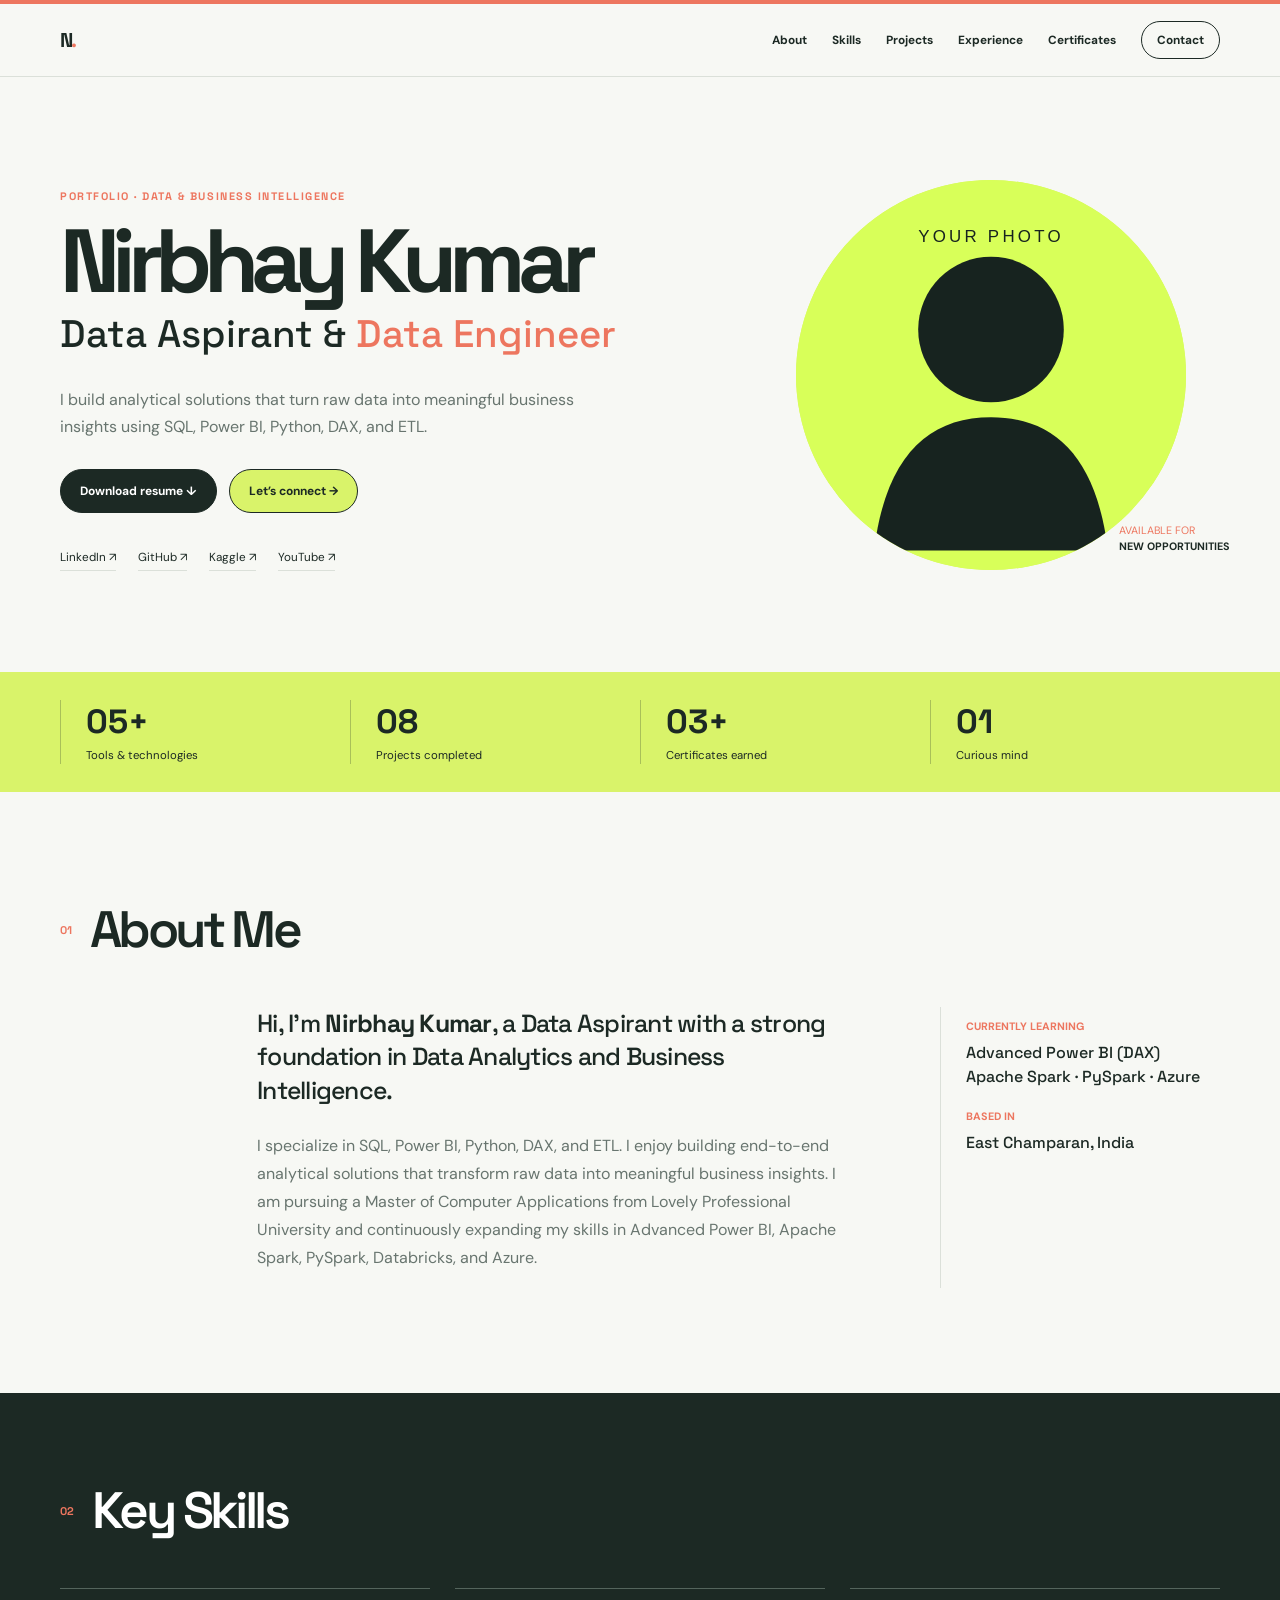
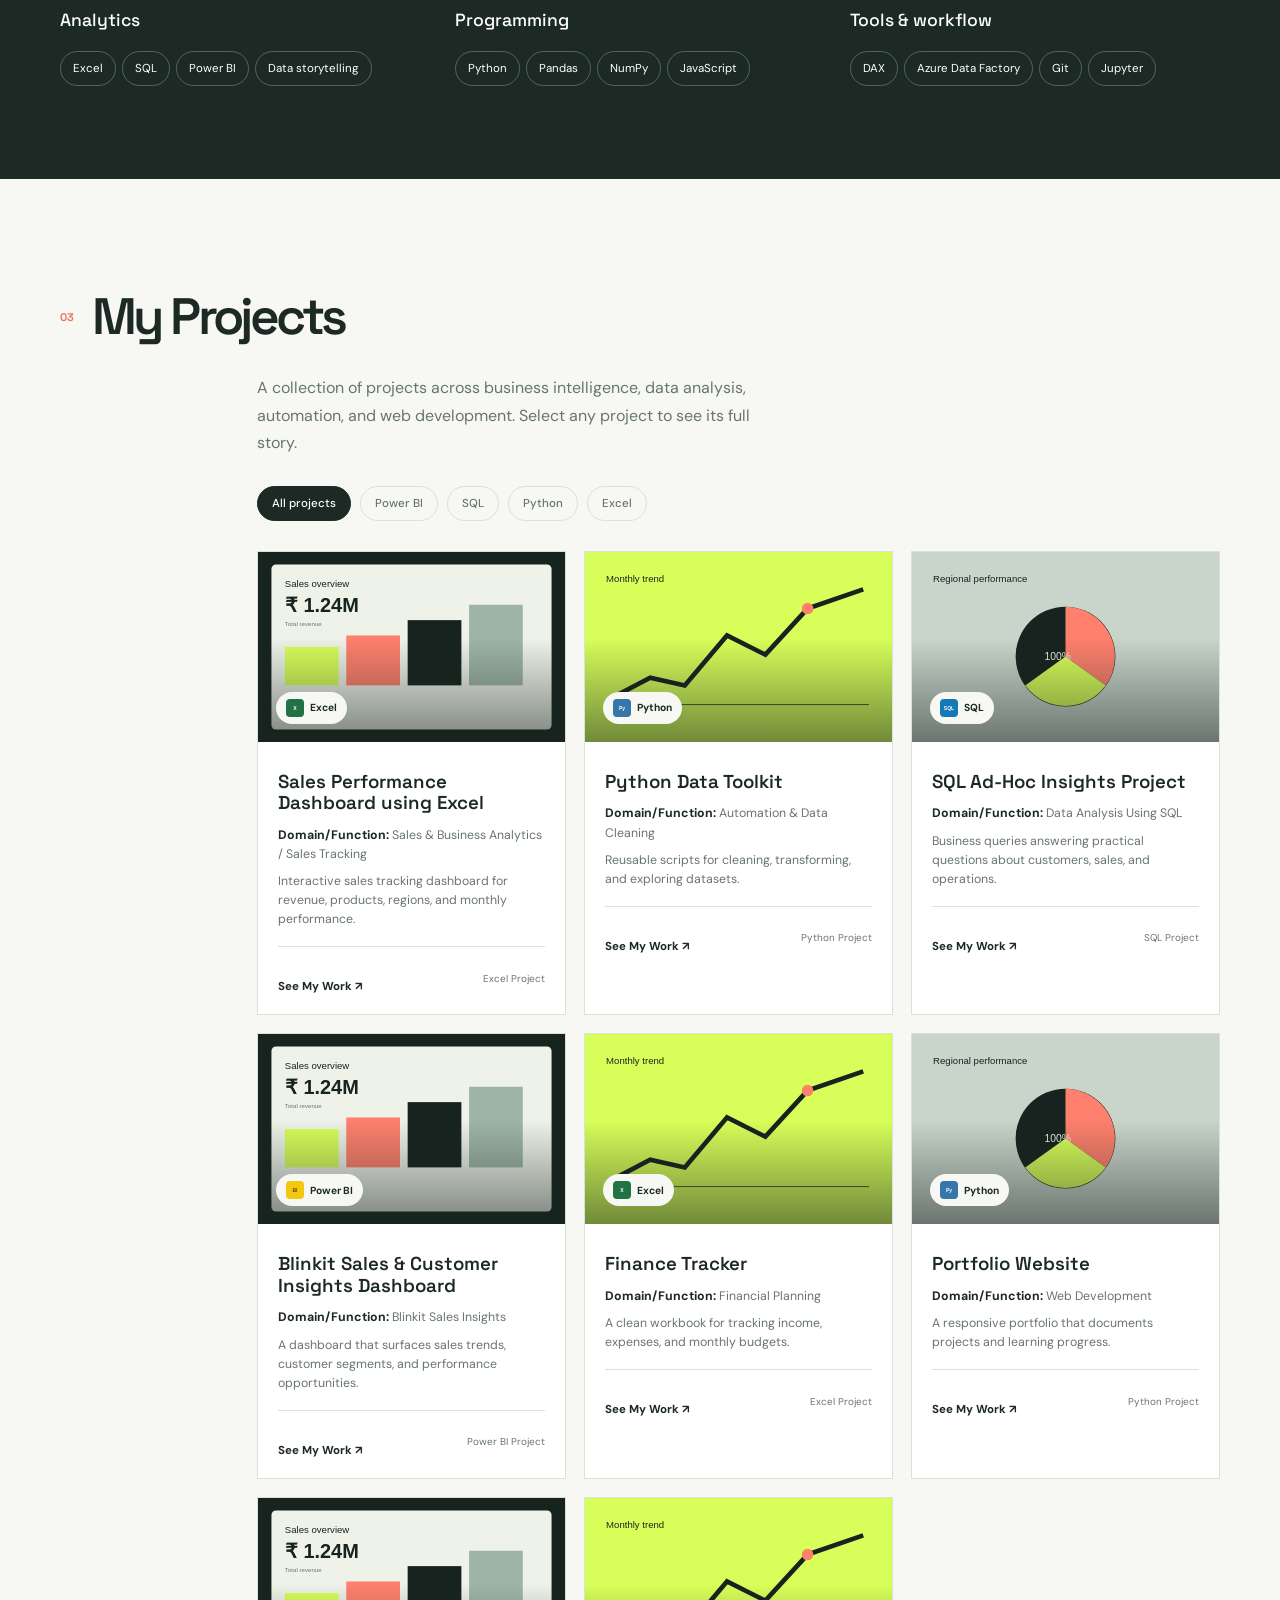
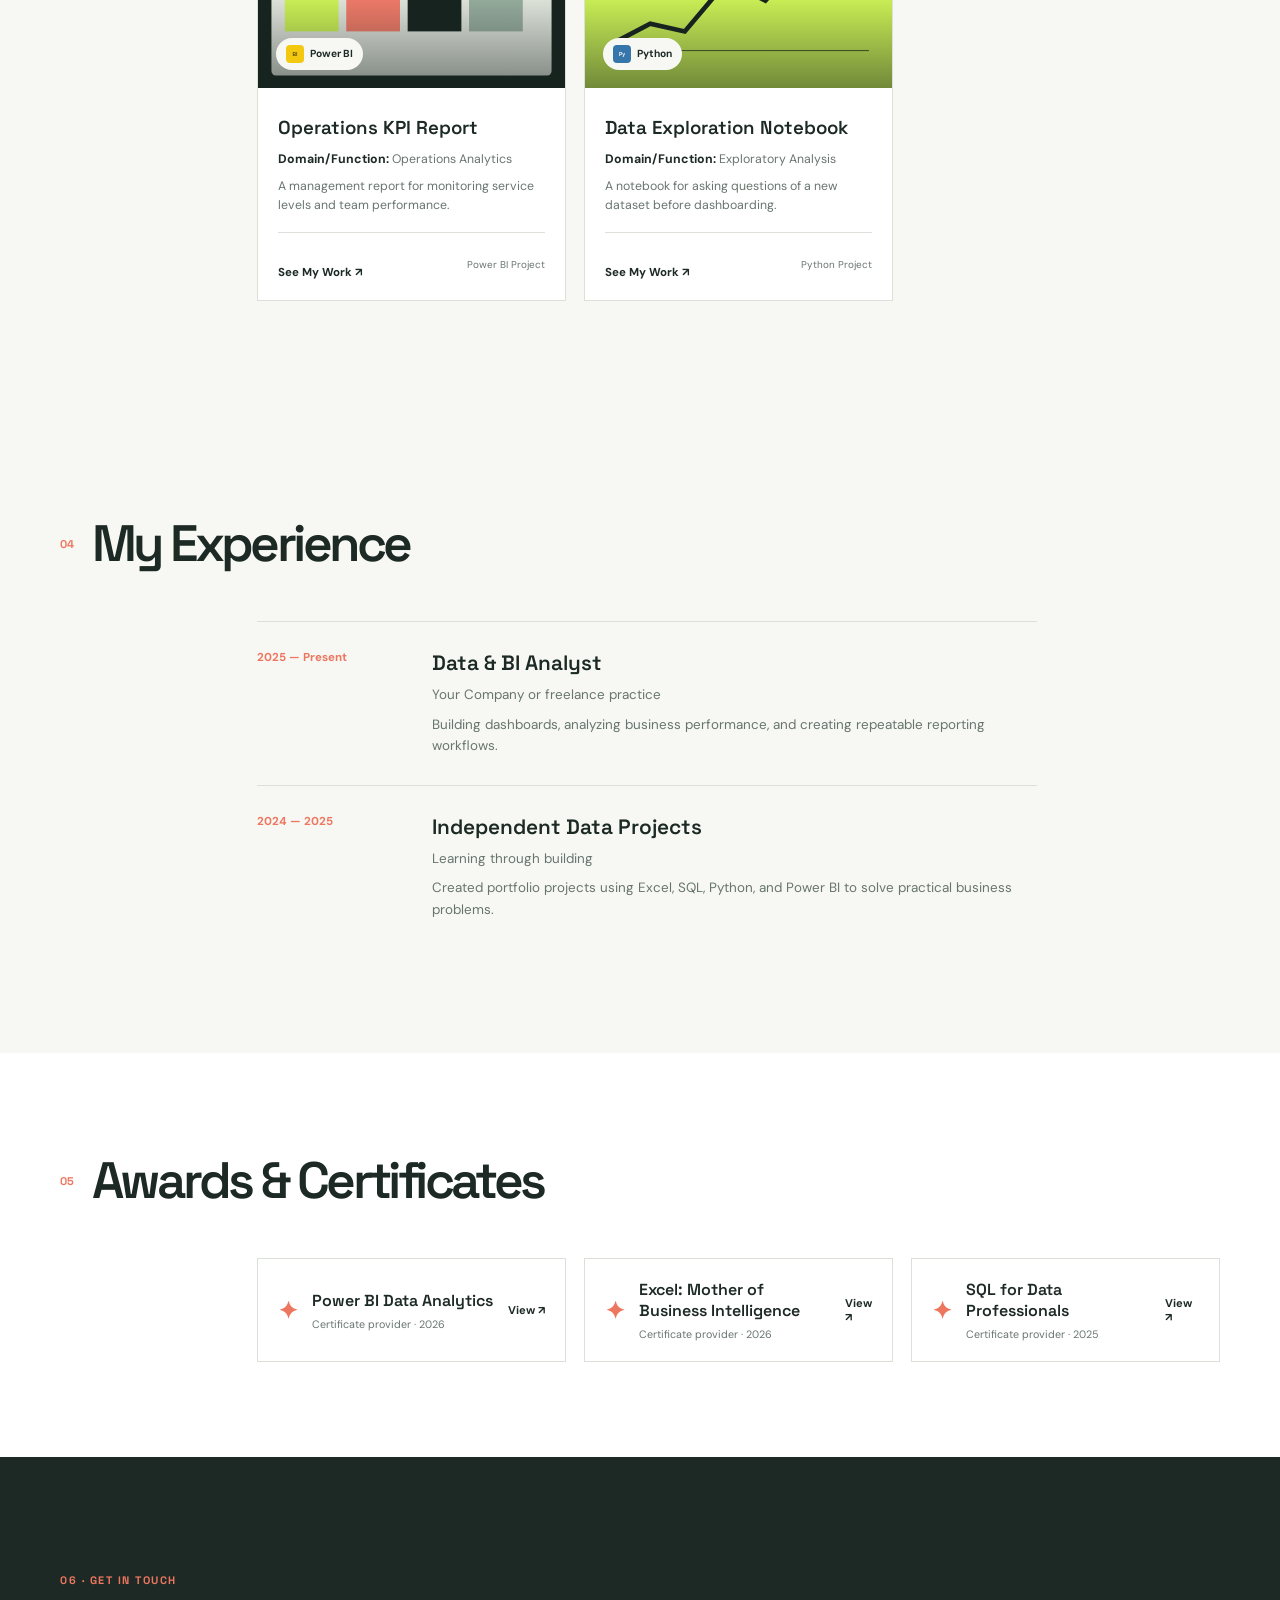
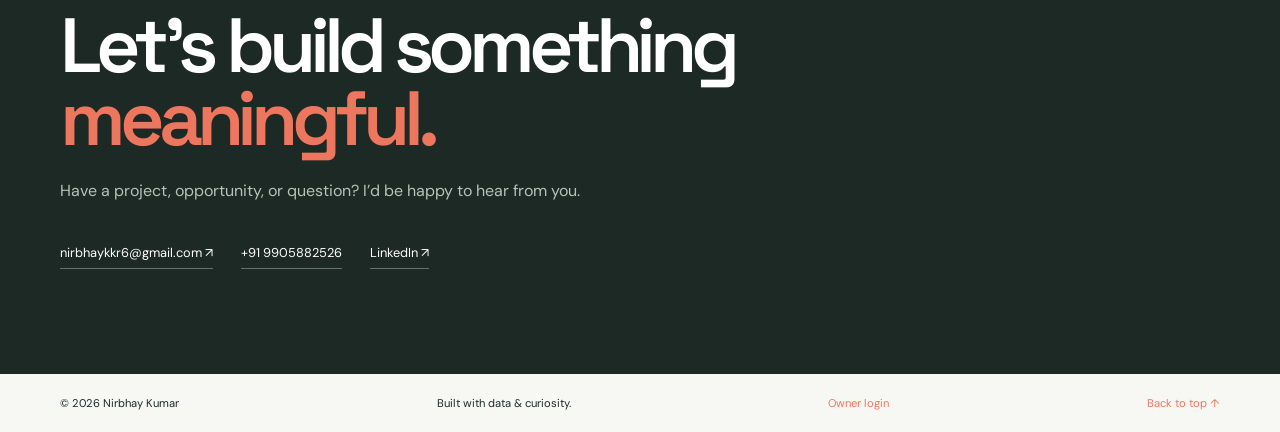
<file: index.html>
<!doctype html>
<html lang="en">
<head>
  <meta charset="utf-8">
  <meta name="viewport" content="width=device-width,initial-scale=1">
  <meta name="description" content="Nirbhay Kumar — Data Aspirant and Data Engineer portfolio">
  <title>Nirbhay Kumar | Data Portfolio</title>
  <link rel="stylesheet" href="styles.css">
</head>
<body>
  <div class="topline"></div>
  <header class="header">
    <div class="wrap header-inner">
      <a class="logo" href="#home">N<span>.</span></a>
      <nav class="nav" aria-label="Main navigation">
        <a href="#about">About</a><a href="#skills">Skills</a><a href="#projects">Projects</a>
        <a href="#experience">Experience</a><a href="#certificates">Certificates</a><a class="nav-button" href="#contact">Contact</a>
      </nav>
      <button class="menu-button" aria-label="Open menu">☰</button>
    </div>
  </header>

  <main id="home">
    <section class="profile-hero wrap">
      <div class="profile-copy">
        <p class="kicker">Portfolio · Data & Business Intelligence</p>
        <h1 id="portfolio-name">Nirbhay Kumar</h1>
        <h2 id="portfolio-title">Data Aspirant &amp; <span>Data Engineer</span></h2>
        <p class="lead" id="portfolio-tagline">I build analytical solutions that turn raw data into meaningful business insights using SQL, Power BI, Python, DAX, and ETL.</p>
        <div class="hero-actions"><a class="button dark" href="assets/resume/your-resume.pdf" download>Download resume ↓</a><a class="button light" href="#contact">Let’s connect →</a></div>
        <div class="socials"><a href="https://www.linkedin.com/" target="_blank" rel="noreferrer">LinkedIn ↗</a><a href="https://github.com/" target="_blank" rel="noreferrer">GitHub ↗</a><a href="https://www.kaggle.com/" target="_blank" rel="noreferrer">Kaggle ↗</a><a href="https://www.youtube.com/" target="_blank" rel="noreferrer">YouTube ↗</a></div>
      </div>
      <div class="profile-art">
        <div class="profile-photo"><img id="profile-image" src="assets/profile-placeholder.svg" alt="Portrait of Nirbhay Kumar"></div>
        <div class="availability">AVAILABLE FOR<br><b>NEW OPPORTUNITIES</b></div>
      </div>
    </section>

    <section class="metrics"><div class="wrap metrics-grid">    <div><b>05+</b><span>Tools & technologies</span></div><div><b id="project-count">08</b><span>Projects completed</span></div><div><b id="certificate-count">03+</b><span>Certificates earned</span></div><div><b>01</b><span>Curious mind</span></div></div></section>

    <section class="section wrap" id="about"><div class="section-title"><small>01</small><h2>About Me</h2></div><div class="about-grid"><div><p class="large-copy" id="about-lead">Hi, I’m <b>Nirbhay Kumar</b>, a Data Aspirant with a strong foundation in Data Analytics and Business Intelligence.</p><p id="about-text">I specialize in SQL, Power BI, Python, DAX, and ETL. I enjoy building end-to-end analytical solutions that transform raw data into meaningful business insights. I am pursuing a Master of Computer Applications from Lovely Professional University and continuously expanding my skills in Advanced Power BI, Apache Spark, PySpark, Databricks, and Azure.</p></div><div class="about-note"><span>Currently learning</span><b id="learning-text">Advanced Power BI (DAX)<br>Apache Spark · PySpark · Azure</b><span>Based in</span><b id="location-text">East Champaran, India</b></div></div></section>

    <section class="skills-section" id="skills"><div class="wrap"><div class="section-title"><small>02</small><h2>Key Skills</h2></div><div class="skill-groups" id="skills-list"><div><h3>Analytics</h3><span data-tech="excel">Excel</span><span data-tech="sql">SQL</span><span data-tech="power-bi">Power BI</span><span>Data storytelling</span></div><div><h3>Programming</h3><span data-tech="python">Python</span><span data-tech="pandas">Pandas</span><span data-tech="numpy">NumPy</span><span data-tech="javascript">JavaScript</span></div><div><h3>Tools & workflow</h3><span data-tech="dax">DAX</span><span data-tech="adf">Azure Data Factory</span><span data-tech="git">Git</span><span data-tech="jupyter">Jupyter</span></div></div></div></section>

    <section class="section wrap" id="projects"><div class="section-title"><small>03</small><h2>My Projects</h2></div><p class="section-intro">A collection of projects across business intelligence, data analysis, automation, and web development. Select any project to see its full story.</p><div class="filter-row"><button class="filter active" data-filter="all">All projects</button><button class="filter" data-filter="Power BI">Power BI</button><button class="filter" data-filter="SQL">SQL</button><button class="filter" data-filter="Python">Python</button><button class="filter" data-filter="Excel">Excel</button></div><div class="project-grid" id="project-grid"></div></section>

    <section class="section wrap" id="experience"><div class="section-title"><small>04</small><h2>My Experience</h2></div><div class="experience-list" id="experience-list"><article><time>2025 — Present</time><div><h3>Data &amp; BI Analyst</h3><p>Your Company or freelance practice</p><p>Building dashboards, analyzing business performance, and creating repeatable reporting workflows.</p></div></article><article><time>2024 — 2025</time><div><h3>Independent Data Projects</h3><p>Learning through building</p><p>Created portfolio projects using Excel, SQL, Python, and Power BI to solve practical business problems.</p></div></article></div></section>

    <section class="cert-section" id="certificates"><div class="wrap"><div class="section-title"><small>05</small><h2>Awards &amp; Certificates</h2></div><div class="cert-grid" id="certificates-list"><article><b>✦</b><div><h3>Power BI Data Analytics</h3><p>Certificate provider · 2026</p></div><a href="#" aria-label="View Power BI certificate">View ↗</a></article><article><b>✦</b><div><h3>Excel: Mother of Business Intelligence</h3><p>Certificate provider · 2026</p></div><a href="#" aria-label="View Excel certificate">View ↗</a></article><article><b>✦</b><div><h3>SQL for Data Professionals</h3><p>Certificate provider · 2025</p></div><a href="#" aria-label="View SQL certificate">View ↗</a></article></div></div></section>

    <section class="contact" id="contact"><div class="wrap"><p class="kicker">06 · Get in touch</p><h2>Let’s build something<br><span>meaningful.</span></h2><p>Have a project, opportunity, or question? I’d be happy to hear from you.</p><div class="contact-links"><a href="mailto:nirbhaykkr6@gmail.com">nirbhaykkr6@gmail.com ↗</a><a href="tel:+919905882526">+91 9905882526</a><a href="https://www.linkedin.com/in/nirbhay-kumar-32b947262/" target="_blank" rel="noreferrer">LinkedIn ↗</a></div></div></section>
  </main>
  <footer class="footer wrap"><span>© 2026 Nirbhay Kumar</span><span>Built with data & curiosity.</span><a href="editor/editor.html">Owner login</a><a href="#home">Back to top ↑</a></footer>
  <dialog id="project-modal"><button class="modal-close" aria-label="Close project">×</button><div id="modal-content"></div></dialog>
  <script src="content/projects.js"></script><script src="script.js"></script>
</body>
</html>
</file>
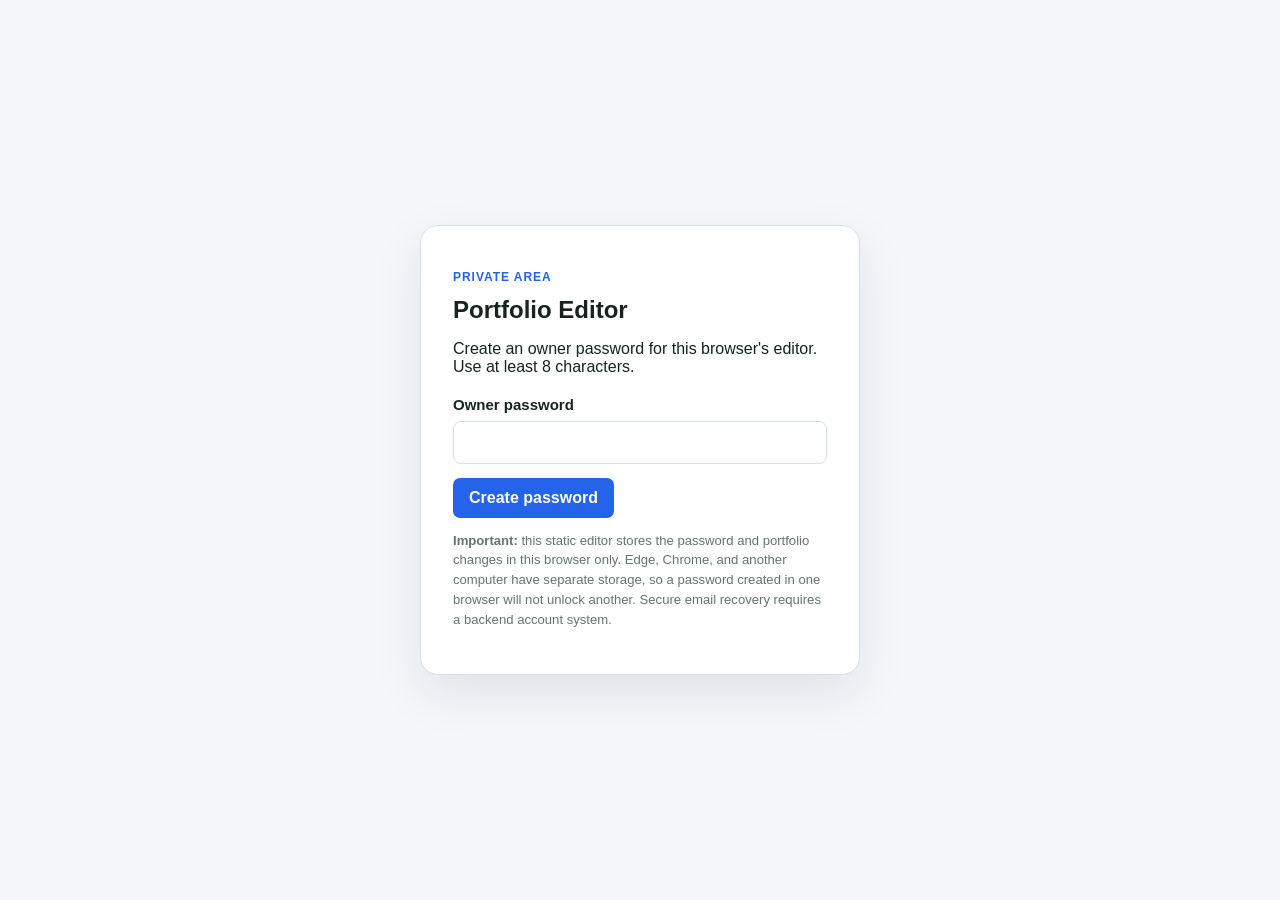
<file: editor/editor.html>
<!doctype html>
<html lang="en">
<head><meta charset="utf-8"><meta name="viewport" content="width=device-width,initial-scale=1"><title>Portfolio Editor</title><link rel="stylesheet" href="editor.css"></head>
<body class="editor-locked">
<section class="editor-auth" id="editor-auth" aria-labelledby="auth-title">
  <div class="auth-card">
    <p class="eyebrow">Private area</p>
    <h2 id="auth-title">Portfolio Editor</h2>
    <p id="auth-message">Create an owner password for this browser's editor. Use at least 8 characters.</p>
    <form id="auth-form">
      <label>Owner password<input id="owner-pin" type="password" minlength="8" required autocomplete="new-password"></label>
      <button class="primary" type="submit" id="auth-submit">Create password</button>
    </form>
    <p class="auth-note"><b>Important:</b> this static editor stores the password and portfolio changes in this browser only. Edge, Chrome, and another computer have separate storage, so a password created in one browser will not unlock another. Secure email recovery requires a backend account system.</p>
  </div>
</section>
<header><a href="../index.html">← View portfolio</a><h1>Portfolio Editor</h1><button id="lock-editor" class="secondary" type="button">Lock editor</button><button id="save-all" class="primary">Save changes</button></header>
<main>
<nav class="tabs" aria-label="Portfolio editor sections"><button class="active" data-tab="basic">👤 Basic Info</button><button data-tab="skills">◎ Skills & Exp</button><button data-tab="projects">▣ Projects</button><button data-tab="certificates">🏆 Certificates</button><button data-tab="help">?</button></nav>
<section class="panel tab active" id="tab-basic"><h2>Basic Info</h2><p class="panel-help">Choose your photo, edit your details, then click <b>Save changes</b>. Your photo appears in the top profile section of the public portfolio.</p><div class="form-grid"><label>Full name<input id="name" placeholder="Your full name"></label><label>Position / title<input id="title" placeholder="Data Analyst"></label><label>Email<input id="email" type="email" placeholder="you@example.com"></label><label>Phone<input id="phone" placeholder="+91 ..."></label><label>City<input id="location" placeholder="Your City, India"></label><label>Tagline<input id="tagline" placeholder="One sentence about your work"></label><label class="full">About yourself<textarea id="about" maxlength="1000" placeholder="Write your professional introduction..."></textarea></label><label class="full">Currently learning<input id="learning" placeholder="SQL · Power BI · Python"></label><label>LinkedIn URL<input id="linkedin" type="url" placeholder="https://linkedin.com/in/..."></label><label>GitHub URL<input id="github" type="url" placeholder="https://github.com/..."></label><label>Kaggle URL<input id="kaggle" type="url" placeholder="https://kaggle.com/..."></label><label>YouTube URL<input id="youtube" type="url" placeholder="https://youtube.com/@..."></label><label class="full">Profile photo<input id="photo" type="file" accept="image/*"></label><label class="full">Resume PDF<input id="resume" type="file" accept="application/pdf"></label></div></section>
<section class="panel tab" id="tab-skills"><h2>Skills & Experience</h2><label>Skills <span class="hint">Separate with commas</span><input id="skills" placeholder="Excel, Power BI, SQL, Python"></label><div class="repeat-head"><h3>Experience</h3><button id="add-experience" class="secondary">+ Add experience</button></div><div id="experience-editor"></div></section>
<section class="panel tab" id="tab-projects"><div class="repeat-head project-heading"><div><h2>Projects <span class="hint">(Manage your portfolio projects)</span></h2><p class="hint">Use the status button to publish or unpublish a project. Active projects appear on the public portfolio; Inactive projects stay saved as drafts.</p></div><button id="add-project" class="secondary">＋ Add another project</button></div><div class="project-list-head"><span>Project title</span><span>Visibility</span><span>Actions</span></div><div id="project-editor"></div></section>
<section class="panel tab" id="tab-certificates"><div class="repeat-head"><div><h2>Awards & Certificates</h2><p class="hint">Add certificate title, provider, year, and public verification link.</p></div><button id="add-certificate" class="secondary">+ Add certificate</button></div><div id="certificate-editor"></div></section>
<section class="panel tab" id="tab-help"><h2>How to add a new project</h2><ol><li>Open this editor and choose <b>Projects → Add project</b>.</li><li>Choose the project type and enter the domain/function, tools, title, short info, and full description.</li><li>Select a thumbnail and up to three screenshots. Write a useful description for each screenshot.</li><li>Add YouTube, Power BI, LinkedIn, GitHub, or another project link.</li><li>Keep <b>Show on portfolio</b> enabled, then click <b>Save changes</b>.</li><li>Click <b>View portfolio</b> to confirm the project card and open its details.</li></ol><div class="notice">This editor saves drafts in this browser using localStorage. Use Export backup before moving computers or publishing. To permanently publish images and PDFs, place them in the assets folders described in the project README.</div><button id="export-data" class="primary">Export portfolio backup</button><label class="import-label">Import backup JSON<input id="import-data" type="file" accept="application/json"></label></section>
</main>
<dialog id="project-form-modal"><form method="dialog" id="project-form"><div class="modal-header"><h2 id="project-form-title">New Project</h2><button type="button" class="icon-close" id="close-project">×</button></div><div class="modal-scroll"><div class="form-grid"><label>Project Type *<select data-form="tool"><option>Excel</option><option>Power BI</option><option>SQL</option><option>Python</option><option>Other</option></select></label><label>Domain / Function *<input data-form="domain" placeholder="Sales & Business Analytics"></label><label>Other Tools<input data-form="otherTools" placeholder="Excel, DAX, Pandas"></label><label>Project Title *<input data-form="title" placeholder="Enter project title"></label><label class="full">Project Short Info * <span class="hint">150–300 characters</span><textarea data-form="summary" maxlength="300" placeholder="Briefly explain the project"></textarea></label><label class="full">Project Thumbnail <span class="hint">Use a path in assets/projects/ or a hosted image URL</span><input data-form="thumbnail" placeholder="assets/projects/project-name/thumbnail.png"></label><label class="full">Project Description *<textarea data-form="description" maxlength="1000" placeholder="Explain the problem, process, solution, and result"></textarea></label><div class="screenshot-box"><label>Project Screenshot 1<input data-form="image1" placeholder="assets/projects/project-name/screenshot-1.png"></label><label>Screenshot Description 1<textarea data-form="image1Description" maxlength="255"></textarea></label></div><div class="screenshot-box"><label>Project Screenshot 2<input data-form="image2" placeholder="assets/projects/project-name/screenshot-2.png"></label><label>Screenshot Description 2<textarea data-form="image2Description" maxlength="255"></textarea></label></div><div class="screenshot-box"><label>Project Screenshot 3<input data-form="image3" placeholder="assets/projects/project-name/screenshot-3.png"></label><label>Screenshot Description 3<textarea data-form="image3Description" maxlength="255"></textarea></label></div><label>Project Video Link<input data-form="video" type="url" placeholder="https://youtube.com/watch?v=..."></label><label>Live Power BI Dashboard Link<input data-form="live" type="url" placeholder="https://app.powerbi.com/..."></label><label>LinkedIn Post Link<input data-form="linkedin" type="url" placeholder="https://linkedin.com/posts/..."></label><label>Project GitHub Link<input data-form="github" type="url" placeholder="https://github.com/..."></label><label>Project Platform Name<input data-form="platform" placeholder="GitHub, Kaggle, Power BI"></label><label>Project Link<input data-form="projectUrl" type="url" placeholder="https://..."></label><label>Show Project on Portfolio<select data-form="visible"><option value="true">Yes — Active</option><option value="false">No — Draft</option></select></label></div></div><div class="modal-footer"><button type="button" class="secondary" id="cancel-project">Close</button><button type="submit" class="primary" id="save-project">Save changes</button></div></form></dialog><div id="toast" role="status"></div><script src="../content/projects.js"></script><script src="editor.js"></script>
</body></html>
</file>
<file: styles.css>
@import url('https://fonts.googleapis.com/css2?family=DM+Sans:wght@400;500;700&family=Space+Grotesk:wght@500;600;700&display=swap');
:root{--ink:#1c2924;--muted:#68756f;--paper:#f7f8f4;--green:#d9f36a;--orange:#ed765f;--line:#dbe0d9;--white:#fff}*{box-sizing:border-box}html{scroll-behavior:smooth}body{background:var(--paper);color:var(--ink);font-family:"DM Sans",sans-serif;margin:0}.wrap{margin:auto;max-width:1160px;width:calc(100% - 48px)}a{color:inherit;text-decoration:none}.topline{background:var(--orange);height:4px}.header{background:rgba(247,248,244,.94);border-bottom:1px solid var(--line);position:sticky;top:0;z-index:5}.header-inner{align-items:center;display:flex;justify-content:space-between;min-height:72px}.logo{font:700 1.25rem "Space Grotesk";letter-spacing:-.08em}.logo span,.profile-copy h2 span,h2 span{color:var(--orange)}.nav{align-items:center;display:flex;gap:25px;font-size:.74rem;font-weight:700}.nav-button{border:1px solid var(--ink);border-radius:30px;padding:10px 15px}.menu-button{background:none;border:0;display:none;font-size:1.3rem}.profile-hero{align-items:center;display:grid;gap:100px;grid-template-columns:1.2fr .8fr;min-height:595px}.kicker{color:var(--orange);font:700 .68rem "Space Grotesk";letter-spacing:.14em;text-transform:uppercase}.profile-copy h1{font:700 clamp(3.5rem,7vw,6.5rem) "Space Grotesk";letter-spacing:-.09em;line-height:.87;margin:20px 0 8px}.profile-copy h2{font:500 clamp(1.5rem,3vw,2.4rem) "Space Grotesk";margin:0}.lead{color:var(--muted);font-size:1rem;line-height:1.7;margin:28px 0;max-width:570px}.hero-actions{display:flex;flex-wrap:wrap;gap:12px}.button{border:1px solid var(--ink);border-radius:30px;display:inline-block;font-size:.75rem;font-weight:700;padding:13px 19px}.button.dark{background:var(--ink);color:#fff}.button.light{background:var(--green)}.socials{display:flex;flex-wrap:wrap;gap:22px;margin-top:36px}.socials a{border-bottom:1px solid var(--line);font-size:.73rem;padding-bottom:5px}.profile-art{position:relative}.profile-photo{background:var(--green);border-radius:50%;height:min(390px,80vw);overflow:hidden;width:min(390px,80vw)}.profile-photo img{height:100%;object-fit:cover;width:100%}.profile-art label{background:var(--ink);border-radius:30px;color:#fff;cursor:pointer;font-size:.68rem;padding:10px 14px;position:absolute;right:20px;top:75%}.availability{bottom:4%;color:var(--orange);font-size:.67rem;line-height:1.5;position:absolute;right:-10px}.availability b{color:var(--ink)}.metrics{background:var(--green);padding:28px 0}.metrics-grid{display:grid;grid-template-columns:repeat(4,1fr)}.metrics-grid div{border-left:1px solid rgba(28,41,36,.25);padding-left:25px}.metrics-grid b{display:block;font:700 2.1rem "Space Grotesk"}.metrics-grid span{font-size:.71rem}.section{padding:105px 0}.section-title{align-items:center;display:flex;gap:18px;margin-bottom:45px}.section-title small{color:var(--orange);font:700 .7rem "Space Grotesk"}.section-title h2{font:600 clamp(2rem,4vw,3.6rem) "Space Grotesk";letter-spacing:-.07em;margin:0}.about-grid{display:grid;gap:100px;grid-template-columns:1.35fr .65fr;margin-left:17%}.large-copy{font:500 1.55rem "Space Grotesk";letter-spacing:-.03em;line-height:1.35;margin:0 0 25px}.about-grid p:not(.large-copy){color:var(--muted);line-height:1.75}.about-note{border-left:1px solid var(--line);display:flex;flex-direction:column;gap:8px;padding-left:25px}.about-note span{color:var(--orange);font-size:.67rem;font-weight:700;margin-top:12px;text-transform:uppercase}.about-note b{font:500 1rem "Space Grotesk";line-height:1.5}.skills-section{background:var(--ink);color:#fff;padding:85px 0}.skills-section .section-title h2{color:#fff}.skill-groups{display:grid;gap:25px;grid-template-columns:repeat(3,1fr)}.skill-groups>div{border-top:1px solid #54645c;padding-top:20px}.skill-groups h3{font:500 1.1rem "Space Grotesk";margin:0 0 20px}.skill-groups span{border:1px solid #54645c;border-radius:30px;display:inline-block;font-size:.72rem;margin:0 6px 8px 0;padding:9px 12px}.section-intro{color:var(--muted);line-height:1.7;margin:-20px 0 30px;margin-left:17%;max-width:500px}.filter-row{display:flex;gap:9px;margin-left:17%;margin-bottom:30px}.filter{background:transparent;border:1px solid var(--line);border-radius:30px;color:var(--muted);cursor:pointer;font:500 .72rem "DM Sans";padding:9px 14px}.filter.active,.filter:hover{background:var(--ink);border-color:var(--ink);color:#fff}.project-grid{display:grid;gap:18px;grid-template-columns:repeat(3,1fr);margin-left:17%}.project-card{background:#fff;border:1px solid var(--line);cursor:pointer;overflow:hidden;transition:transform .2s}.project-card:hover{transform:translateY(-5px)}.project-thumb{align-items:flex-end;background:var(--ink);display:flex;height:170px;justify-content:space-between;padding:18px}.project-thumb.power{background:#bdd3c5}.project-thumb.sql{background:#d9c7b8}.project-thumb.python{background:#23352e;color:var(--green)}.project-thumb.excel{background:var(--orange)}.project-thumb b{font:700 3.8rem "Space Grotesk";letter-spacing:-.1em}.tool-tag{background:var(--paper);border-radius:30px;color:var(--ink);font-size:.64rem;font-weight:700;padding:7px 10px}.project-body{padding:20px}.project-body small{color:var(--orange);font-size:.62rem;font-weight:700;text-transform:uppercase}.project-body h3{font:600 1.17rem "Space Grotesk";line-height:1.15;margin:9px 0}.project-body p{color:var(--muted);font-size:.77rem;line-height:1.55;margin:0}.project-link{display:block;font-size:.72rem;font-weight:700;margin-top:17px}.experience-list{margin-left:17%;max-width:780px}.experience-list article{border-top:1px solid var(--line);display:grid;gap:35px;grid-template-columns:140px 1fr;padding:28px 0}.experience-list time{color:var(--orange);font-size:.72rem;font-weight:700}.experience-list h3{font:600 1.3rem "Space Grotesk";margin:0}.experience-list p{color:var(--muted);font-size:.84rem;line-height:1.6;margin:8px 0 0}.cert-section{background:#fff;padding:95px 0}.cert-grid{display:grid;gap:18px;grid-template-columns:repeat(3,1fr);margin-left:17%}.cert-grid article{align-items:center;border:1px solid var(--line);display:flex;gap:14px;padding:20px}.cert-grid article>b{color:var(--orange);font-size:1.5rem}.cert-grid h3{font:600 1rem "Space Grotesk";margin:0}.cert-grid p{color:var(--muted);font-size:.67rem;margin:6px 0 0}.cert-grid a{font-size:.7rem;font-weight:700;margin-left:auto}.contact{background:var(--ink);color:#fff;padding:105px 0}.contact h2{font:600 clamp(2.8rem,6vw,5.5rem) "Space Grotesk";letter-spacing:-.08em;line-height:.95;margin:22px 0}.contact>div>p:not(.kicker){color:#b7c2bb;line-height:1.7}.contact-links{display:flex;flex-wrap:wrap;gap:28px;margin-top:40px}.contact-links a{border-bottom:1px solid #63736a;font-size:.8rem;padding-bottom:7px}.footer{display:flex;font-size:.7rem;justify-content:space-between;padding:22px 0}.footer a{color:var(--orange)}dialog{background:var(--paper);border:0;box-shadow:0 20px 80px #0005;max-width:780px;padding:0;width:calc(100% - 32px)}dialog::backdrop{background:#17231f99}.modal-close{background:none;border:0;cursor:pointer;font-size:2rem;position:absolute;right:15px;top:5px}.modal-inner{padding:38px}.modal-inner h2{font:600 2.5rem "Space Grotesk";letter-spacing:-.06em;margin:10px 0}.modal-inner p{color:var(--muted);line-height:1.7}.modal-meta{display:flex;flex-wrap:wrap;gap:25px;margin:25px 0}.modal-meta b{display:block;color:var(--orange);font-size:.65rem;text-transform:uppercase}.modal-meta span{font-size:.8rem}.modal-images{display:grid;gap:10px;grid-template-columns:repeat(3,1fr)}.modal-images img{height:150px;object-fit:cover;width:100%}.modal-actions{display:flex;flex-wrap:wrap;gap:12px;margin-top:25px}@media(max-width:760px){.wrap{width:calc(100% - 32px)}.nav{display:none}.menu-button{display:block}.profile-hero{gap:45px;grid-template-columns:1fr;padding:70px 0}.profile-art{justify-self:center}.metrics-grid{grid-template-columns:repeat(2,1fr);gap:25px}.metrics-grid div:nth-child(3){border-left:0;padding-left:0}.about-grid,.project-grid,.experience-list,.cert-grid{margin-left:0}.about-grid{gap:30px;grid-template-columns:1fr}.skill-groups,.cert-grid{grid-template-columns:1fr}.project-grid{grid-template-columns:1fr}.filter-row{margin-left:0;overflow:auto}.section{padding:75px 0}.experience-list article{grid-template-columns:1fr;gap:8px}.footer{gap:12px;flex-wrap:wrap}.nav.open{background:var(--paper);display:flex;flex-direction:column;left:0;padding:20px;position:absolute;right:0;top:72px}.modal-images{grid-template-columns:1fr}}
 .project-thumb{height:190px;overflow:hidden;position:relative}.project-thumb img{height:100%;inset:0;object-fit:cover;position:absolute;width:100%}.project-thumb:after{background:linear-gradient(0deg,#17231f88,transparent 55%);content:"";inset:0;position:absolute}.project-thumb .tool-tag{position:relative;z-index:1}.project-body h3{margin-bottom:12px}.project-domain{margin-bottom:8px!important}.project-domain b{color:var(--ink)}.project-footer{align-items:center;border-top:1px solid var(--line);display:flex;gap:10px;justify-content:space-between;margin-top:17px;padding-top:15px}.project-tool{color:var(--muted);font-size:.62rem}
 .certificate-image{height:58px;object-fit:cover;width:78px}.skill-groups span{align-items:center;display:inline-flex;gap:7px}.tool-tag{align-items:center;display:inline-flex;gap:6px}.technology-logo{height:18px;object-fit:contain;width:18px}
</file>
<file: editor/editor.css>
:root{--blue:#2563eb;--ink:#17231f;--muted:#66746e;--line:#d8dee8;--paper:#f5f7fb;--white:#fff}*{box-sizing:border-box}body{background:var(--paper);color:var(--ink);font-family:Arial,sans-serif;margin:0}body.editor-locked>header,body.editor-locked>main,body.editor-locked>#toast{display:none}.editor-auth{min-height:100vh;display:grid;place-items:center;padding:24px;background:var(--paper)}.auth-card{background:var(--white);border:1px solid var(--line);border-radius:18px;box-shadow:0 18px 50px #17231f18;padding:32px;width:min(100%,440px)}.auth-card h2{color:var(--ink);margin:6px 0 10px}.auth-card label{display:grid;gap:8px;margin:20px 0 14px}.auth-card input{border:1px solid var(--line);border-radius:8px;padding:12px}.auth-note{color:var(--muted);font-size:.82rem;line-height:1.5}.eyebrow{color:var(--blue);font-size:.75rem;font-weight:700;letter-spacing:.08em;text-transform:uppercase}body:not(.editor-locked) .editor-auth{display:none}header{align-items:center;background:#fff;border-bottom:1px solid var(--line);display:flex;gap:30px;padding:18px max(24px,calc((100% - 1200px)/2));position:sticky;top:0;z-index:2}header a{color:var(--blue);font-size:14px}h1{font-size:24px;margin:0 auto 0 0}main{margin:28px auto;max-width:1200px;width:calc(100% - 40px)}button,input,textarea{font:inherit}button{border:0;cursor:pointer}.primary,.secondary{border-radius:7px;color:#fff;font-weight:700;padding:11px 16px}.primary{background:var(--blue)}.secondary{background:#eaf1ff;color:var(--blue)}.tabs{background:#fff;border:1px solid var(--line);border-radius:10px;display:flex;gap:12px;padding:12px}.tabs button{background:#e9edf2;border-radius:8px;flex:1;font-weight:700;padding:14px}.tabs button.active{background:var(--blue);color:#fff}.panel{background:#fff;border:1px solid var(--line);border-radius:10px;margin-top:18px;padding:30px}.tab{display:none}.tab.active{display:block}.panel h2{border-bottom:1px solid var(--line);font-size:24px;margin:0 -30px 25px;padding:0 30px 22px}.form-grid{display:grid;gap:20px;grid-template-columns:1fr 1fr}.form-grid .full{grid-column:1/-1}label{display:flex;flex-direction:column;font-size:15px;font-weight:700;gap:8px}input,textarea,select{border:1px solid var(--line);border-radius:7px;padding:13px}textarea{min-height:110px;resize:vertical}.hint{color:var(--muted);font-size:12px;font-weight:400}.repeat-head{align-items:center;border-top:1px solid var(--line);display:flex;justify-content:space-between;margin-top:30px;padding-top:22px}.repeat-head h3{margin:0}.repeat-card{background:#fafbfd;border:1px solid var(--line);border-radius:8px;margin:15px 0;padding:20px;position:relative}.repeat-card .remove{background:#fee2e2;border-radius:5px;color:#dc2626;padding:7px 10px;position:absolute;right:15px;top:15px}.repeat-card .form-grid{margin-right:75px}.notice{background:#eff6ff;border-left:4px solid var(--blue);line-height:1.6;margin:25px 0;padding:16px}.import-label{background:#eef2ff;border-radius:7px;color:var(--blue);cursor:pointer;display:inline-block;margin:15px 0;padding:12px}.import-label input{display:none}#toast{background:var(--ink);border-radius:6px;bottom:25px;color:#fff;display:none;padding:14px 18px;position:fixed;right:25px}.project-links{display:grid;gap:14px;grid-template-columns:1fr 1fr}.project-links .full{grid-column:1/-1}@media(max-width:700px){header{flex-wrap:wrap}header h1{font-size:20px;order:3;width:100%}.tabs{overflow:auto}.tabs button{min-width:130px}.form-grid{grid-template-columns:1fr}.form-grid .full{grid-column:auto}.panel{padding:20px}.panel h2{margin-left:-20px;margin-right:-20px;padding-left:20px;padding-right:20px}.project-links{grid-template-columns:1fr}}
.forgot-pin{background:none;color:var(--blue);display:block;font-size:.9rem;margin:12px auto 18px;padding:4px;text-decoration:underline}header a{color:var(--blue);font-size:14px}h1{font-size:24px;margin:0 auto 0 0}main{margin:28px auto;max-width:1200px;width:calc(100% - 40px)}button,input,textarea{font:inherit}button{border:0;cursor:pointer}.primary,.secondary{border-radius:7px;color:#fff;font-weight:700;padding:11px 16px}.primary{background:var(--blue)}.secondary{background:#eaf1ff;color:var(--blue)}.tabs{background:#fff;border:1px solid var(--line);border-radius:10px;display:flex;gap:12px;padding:12px}.tabs button{background:#e9edf2;border-radius:8px;flex:1;font-weight:700;padding:14px}.tabs button.active{background:var(--blue);color:#fff}.panel{background:#fff;border:1px solid var(--line);border-radius:10px;margin-top:18px;padding:30px}.tab{display:none}.tab.active{display:block}.panel h2{border-bottom:1px solid var(--line);font-size:24px;margin:0 -30px 25px;padding:0 30px 22px}.form-grid{display:grid;gap:20px;grid-template-columns:1fr 1fr}.form-grid .full{grid-column:1/-1}label{display:flex;flex-direction:column;font-size:15px;font-weight:700;gap:8px}input,textarea,select{border:1px solid var(--line);border-radius:7px;padding:13px}textarea{min-height:110px;resize:vertical}.hint{color:var(--muted);font-size:12px;font-weight:400}.repeat-head{align-items:center;border-top:1px solid var(--line);display:flex;justify-content:space-between;margin-top:30px;padding-top:22px}.repeat-head h3{margin:0}.repeat-card{background:#fafbfd;border:1px solid var(--line);border-radius:8px;margin:15px 0;padding:20px;position:relative}.repeat-card .remove{background:#fee2e2;border-radius:5px;color:#dc2626;padding:7px 10px;position:absolute;right:15px;top:15px}.repeat-card .form-grid{margin-right:75px}.notice{background:#eff6ff;border-left:4px solid var(--blue);line-height:1.6;margin:25px 0;padding:16px}.import-label{background:#eef2ff;border-radius:7px;color:var(--blue);cursor:pointer;display:inline-block;margin:15px 0;padding:12px}.import-label input{display:none}#toast{background:var(--ink);border-radius:6px;bottom:25px;color:#fff;display:none;padding:14px 18px;position:fixed;right:25px}.project-links{display:grid;gap:14px;grid-template-columns:1fr 1fr}.project-links .full{grid-column:1/-1}@media(max-width:700px){header{flex-wrap:wrap}header h1{font-size:20px;order:3;width:100%}.tabs{overflow:auto}.tabs button{min-width:130px}.form-grid{grid-template-columns:1fr}.form-grid .full{grid-column:auto}.panel{padding:20px}.panel h2{margin-left:-20px;margin-right:-20px;padding-left:20px;padding-right:20px}.project-links{grid-template-columns:1fr}}
.panel-help{background:#eff6ff;border-left:4px solid var(--blue);color:var(--muted);line-height:1.5;margin:-10px 0 24px;padding:12px 14px}.certificate-editor-preview{border:1px solid var(--line);border-radius:7px;height:110px;object-fit:contain;padding:5px;width:170px}header a{color:var(--blue);font-size:14px}h1{font-size:24px;margin:0 auto 0 0}main{margin:28px auto;max-width:1200px;width:calc(100% - 40px)}button,input,textarea{font:inherit}button{border:0;cursor:pointer}.primary,.secondary{border-radius:7px;color:#fff;font-weight:700;padding:11px 16px}.primary{background:var(--blue)}.secondary{background:#eaf1ff;color:var(--blue)}.tabs{background:#fff;border:1px solid var(--line);border-radius:10px;display:flex;gap:12px;padding:12px}.tabs button{background:#e9edf2;border-radius:8px;flex:1;font-weight:700;padding:14px}.tabs button.active{background:var(--blue);color:#fff}.panel{background:#fff;border:1px solid var(--line);border-radius:10px;margin-top:18px;padding:30px}.tab{display:none}.tab.active{display:block}.panel h2{border-bottom:1px solid var(--line);font-size:24px;margin:0 -30px 25px;padding:0 30px 22px}.form-grid{display:grid;gap:20px;grid-template-columns:1fr 1fr}.form-grid .full{grid-column:1/-1}label{display:flex;flex-direction:column;font-size:15px;font-weight:700;gap:8px}input,textarea,select{border:1px solid var(--line);border-radius:7px;padding:13px}textarea{min-height:110px;resize:vertical}.hint{color:var(--muted);font-size:12px;font-weight:400}.repeat-head{align-items:center;border-top:1px solid var(--line);display:flex;justify-content:space-between;margin-top:30px;padding-top:22px}.repeat-head h3{margin:0}.repeat-card{background:#fafbfd;border:1px solid var(--line);border-radius:8px;margin:15px 0;padding:20px;position:relative}.repeat-card .remove{background:#fee2e2;border-radius:5px;color:#dc2626;padding:7px 10px;position:absolute;right:15px;top:15px}.repeat-card .form-grid{margin-right:75px}.notice{background:#eff6ff;border-left:4px solid var(--blue);line-height:1.6;margin:25px 0;padding:16px}.import-label{background:#eef2ff;border-radius:7px;color:var(--blue);cursor:pointer;display:inline-block;margin:15px 0;padding:12px}.import-label input{display:none}#toast{background:var(--ink);border-radius:6px;bottom:25px;color:#fff;display:none;padding:14px 18px;position:fixed;right:25px}.project-links{display:grid;gap:14px;grid-template-columns:1fr 1fr}.project-links .full{grid-column:1/-1}@media(max-width:700px){header{flex-wrap:wrap}header h1{font-size:20px;order:3;width:100%}.tabs{overflow:auto}.tabs button{min-width:130px}.form-grid{grid-template-columns:1fr}.form-grid .full{grid-column:auto}.panel{padding:20px}.panel h2{margin-left:-20px;margin-right:-20px;padding-left:20px;padding-right:20px}.project-links{grid-template-columns:1fr}}
.project-heading{border-top:0;margin-top:0;padding-top:0}.project-list-head,.project-row{align-items:center;display:grid;gap:18px;grid-template-columns:minmax(0,1fr) 90px 130px}.project-list-head{border-bottom:1px solid var(--line);color:var(--muted);font-size:12px;font-weight:700;padding:14px 16px;text-transform:uppercase}.project-row{background:#fafbfd;border-bottom:1px solid var(--line);padding:14px 16px}.project-row:hover{background:#f0f5ff}.project-row-title{display:flex;flex-direction:column;gap:5px;min-width:0}.project-row-title strong{font-size:14px;overflow:hidden;text-overflow:ellipsis;white-space:nowrap}.project-row-title small{color:var(--muted);font-size:12px}.status-toggle{border:1px solid;border-radius:5px;cursor:pointer;font-size:11px;font-weight:700;padding:6px 9px;text-align:center;width:max-content}.status-toggle.active{background:#d1fae5;border-color:#86efac;color:#047857}.status-toggle.draft{background:#e5e7eb;border-color:#cbd5e1;color:#6b7280}.status-toggle:hover{filter:brightness(.96)}.project-actions{display:flex;gap:6px;justify-content:flex-end}.project-actions button{background:#eaf1ff;border-radius:5px;color:var(--blue);font-size:16px;height:30px;width:30px}.project-actions .delete{background:#fee2e2;color:#dc2626}.modal-header{align-items:center;border-bottom:1px solid var(--line);display:flex;justify-content:space-between;padding:18px 26px}.modal-header h2{border:0!important;margin:0!important;padding:0!important}.icon-close{background:none;font-size:25px}.modal-scroll{max-height:70vh;overflow:auto;padding:25px 26px}.screenshot-box{background:#f5f7fb;border:1px solid var(--line);border-radius:7px;display:grid;gap:14px;padding:16px}.modal-footer{border-top:1px solid var(--line);display:flex;gap:10px;justify-content:flex-end;padding:15px 26px}dialog{border:0;border-radius:10px;box-shadow:0 18px 70px #0004;padding:0;width:min(900px,calc(100% - 30px))}dialog::backdrop{background:#17231f66}@media(max-width:700px){header{flex-wrap:wrap}header h1{font-size:20px;order:3;width:100%}.tabs{overflow:auto}.tabs button{min-width:130px}.form-grid{grid-template-columns:1fr}.form-grid .full{grid-column:auto}.panel{padding:20px}.panel h2{margin-left:-20px;margin-right:-20px;padding-left:20px;padding-right:20px}.project-links{grid-template-columns:1fr}}
</file>
